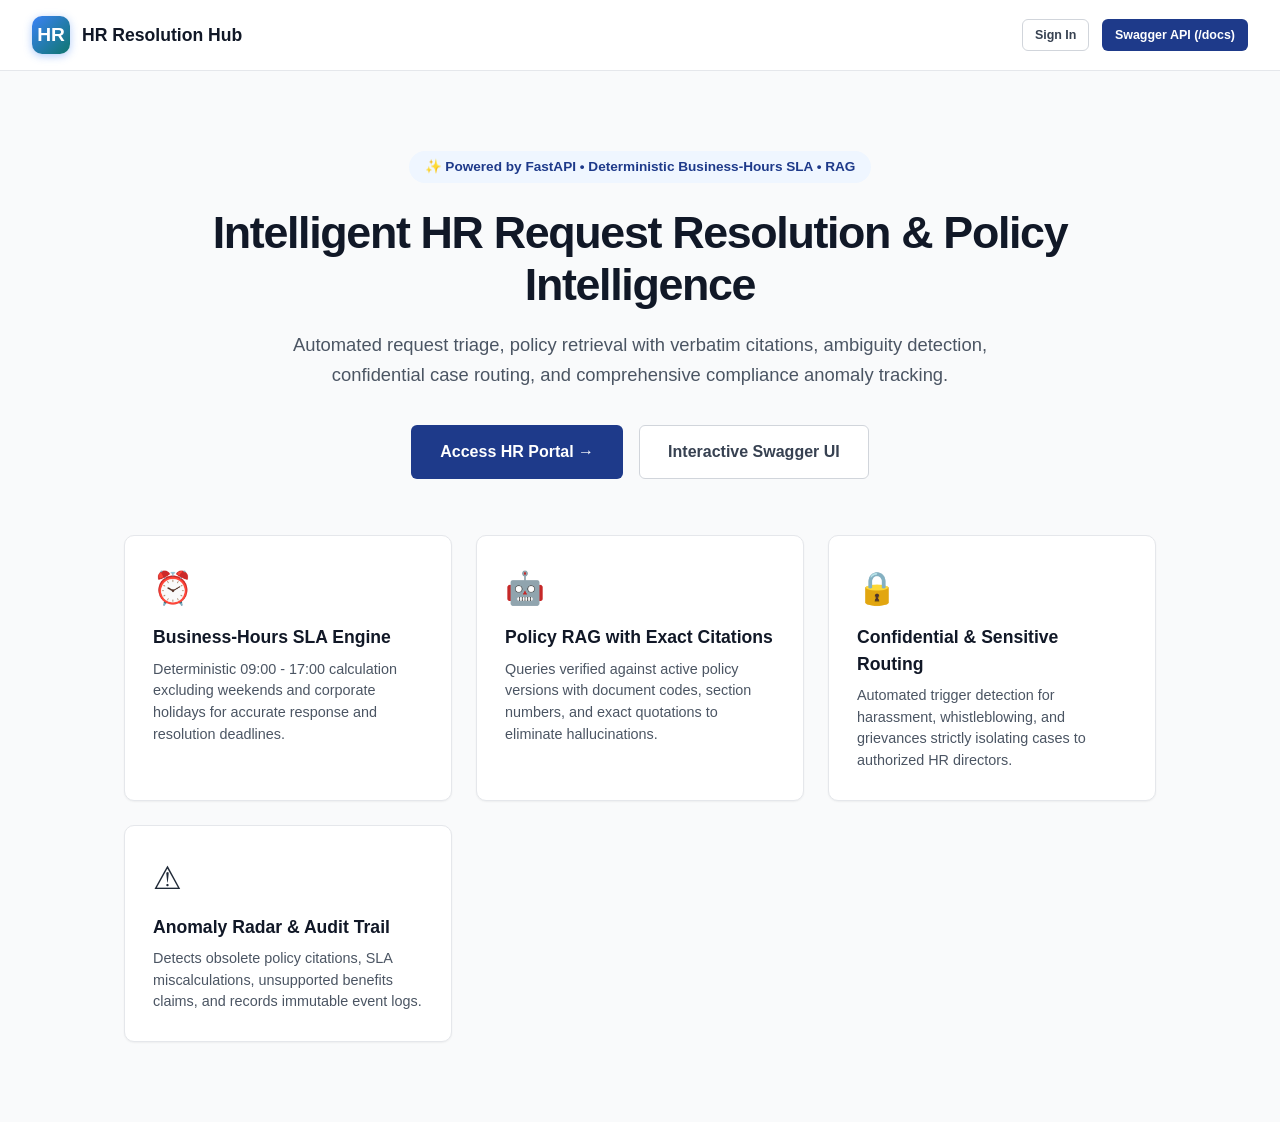
<file: frontend/index.html>
<!DOCTYPE html>
<html lang="en">
<head>
  <meta charset="UTF-8">
  <meta name="viewport" content="width=device-width, initial-scale=1.0">
  <title>Enterprise HR Request Resolution System</title>
  <link rel="stylesheet" href="css/style.css">
  <style>
    .hero-container {
      max-width: 1080px;
      margin: 80px auto;
      padding: 0 24px;
      text-align: center;
    }
    .hero-badge {
      display: inline-flex;
      align-items: center;
      gap: 8px;
      padding: 6px 16px;
      background: var(--primary-light);
      color: var(--primary);
      border-radius: 9999px;
      font-size: 0.85rem;
      font-weight: 700;
      margin-bottom: 24px;
    }
    .hero-title {
      font-size: 2.8rem;
      font-weight: 800;
      color: var(--gray-900);
      line-height: 1.15;
      letter-spacing: -0.03em;
      margin-bottom: 20px;
    }
    .hero-subtitle {
      font-size: 1.15rem;
      color: var(--gray-600);
      max-width: 720px;
      margin: 0 auto 36px auto;
      line-height: 1.6;
    }
    .hero-actions {
      display: flex;
      justify-content: center;
      gap: 16px;
      flex-wrap: wrap;
      margin-bottom: 56px;
    }
    .feature-grid {
      display: grid;
      grid-template-columns: repeat(auto-fit, minmax(280px, 1fr));
      gap: 24px;
      text-align: left;
    }
    .feature-card {
      background: var(--white);
      padding: 28px;
      border-radius: var(--radius-md);
      border: 1px solid var(--gray-200);
      box-shadow: var(--shadow-sm);
    }
    .feature-card h3 {
      font-size: 1.1rem;
      font-weight: 700;
      color: var(--gray-900);
      margin-bottom: 8px;
    }
    .feature-card p {
      color: var(--gray-600);
      font-size: 0.9rem;
      line-height: 1.5;
    }
  </style>
</head>
<body style="background:var(--gray-50);">

  <header style="background:var(--white); border-bottom:1px solid var(--gray-200); padding:16px 32px; display:flex; justify-content:space-between; align-items:center;">
    <div style="display:flex; align-items:center; gap:12px;">
      <div class="brand-icon">HR</div>
      <div style="font-weight:800; font-size:1.1rem; color:var(--gray-900);">HR Resolution Hub</div>
    </div>
    <div>
      <a href="login.html" class="btn btn-secondary btn-sm" style="margin-right:8px;">Sign In</a>
      <a href="http://localhost:8000/docs" target="_blank" class="btn btn-primary btn-sm">Swagger API (/docs)</a>
    </div>
  </header>

  <div class="hero-container">
    <div class="hero-badge">&#x2728; Powered by FastAPI &bull; Deterministic Business-Hours SLA &bull; RAG</div>
    <h1 class="hero-title">Intelligent HR Request Resolution & Policy Intelligence</h1>
    <p class="hero-subtitle">
      Automated request triage, policy retrieval with verbatim citations, ambiguity detection, confidential case routing, and comprehensive compliance anomaly tracking.
    </p>

    <div class="hero-actions">
      <a href="login.html" class="btn btn-primary" style="padding:14px 28px; font-size:1rem;">Access HR Portal &rarr;</a>
      <a href="http://localhost:8000/docs" target="_blank" class="btn btn-secondary" style="padding:14px 28px; font-size:1rem;">Interactive Swagger UI</a>
    </div>

    <div class="feature-grid">
      <div class="feature-card">
        <div style="font-size:2rem; margin-bottom:12px;">&#x23F0;</div>
        <h3>Business-Hours SLA Engine</h3>
        <p>Deterministic 09:00 - 17:00 calculation excluding weekends and corporate holidays for accurate response and resolution deadlines.</p>
      </div>

      <div class="feature-card">
        <div style="font-size:2rem; margin-bottom:12px;">&#x1F916;</div>
        <h3>Policy RAG with Exact Citations</h3>
        <p>Queries verified against active policy versions with document codes, section numbers, and exact quotations to eliminate hallucinations.</p>
      </div>

      <div class="feature-card">
        <div style="font-size:2rem; margin-bottom:12px;">&#x1F512;</div>
        <h3>Confidential & Sensitive Routing</h3>
        <p>Automated trigger detection for harassment, whistleblowing, and grievances strictly isolating cases to authorized HR directors.</p>
      </div>

      <div class="feature-card">
        <div style="font-size:2rem; margin-bottom:12px;">&#x26A0;</div>
        <h3>Anomaly Radar & Audit Trail</h3>
        <p>Detects obsolete policy citations, SLA miscalculations, unsupported benefits claims, and records immutable event logs.</p>
      </div>
    </div>
  </div>

  <script src="js/api.js"></script>
  <script>
    // If user is already authenticated, redirect straight to dashboard
    if (api.getToken()) {
      window.location.href = "dashboard.html";
    }
  </script>
</body>
</html>
</file>
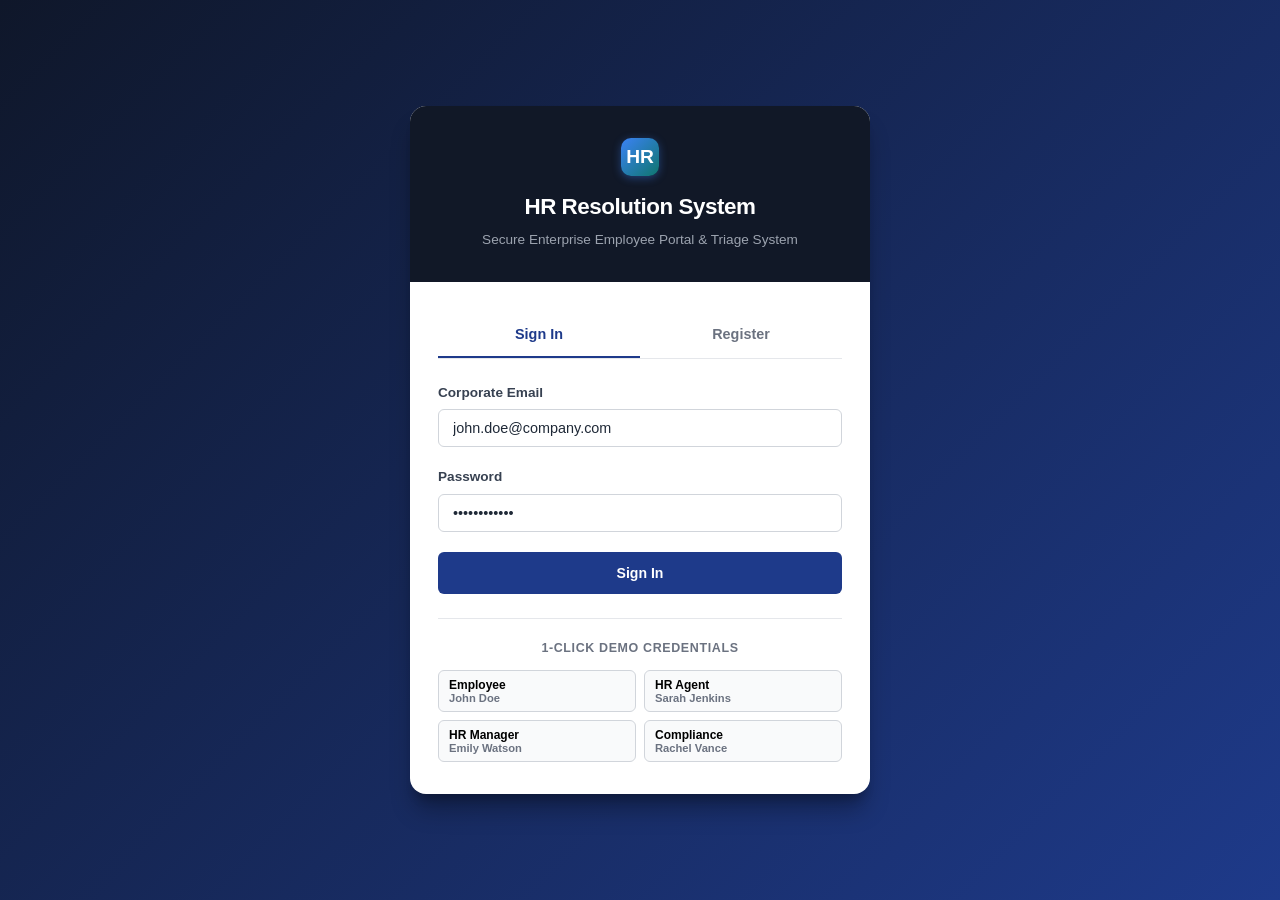
<file: frontend/analytics.html>
<!DOCTYPE html>
<html lang="en">
<head>
  <meta charset="UTF-8">
  <meta name="viewport" content="width=device-width, initial-scale=1.0">
  <title>Analytics & Anomalies - HR Request Resolution System</title>
  <link rel="stylesheet" href="css/style.css">
</head>
<body id="analytics-view">

  <div class="app-layout">
    <!-- Sidebar -->
    <aside class="sidebar">
      <div class="sidebar-header">
        <div class="brand-icon">HR</div>
        <div class="brand-text">
          <h2>Resolution Hub</h2>
          <span>Enterprise Portal</span>
        </div>
      </div>

      <nav class="sidebar-nav">
        <div class="nav-section-title">Navigation</div>
        <a href="dashboard.html" class="nav-link">
          <span>Dashboard</span>
        </a>
        <a href="tickets.html" class="nav-link">
          <span>HR Requests</span>
        </a>
        <a href="policies.html" class="nav-link">
          <span>Policies & AI</span>
        </a>
        
        <div class="nav-section-title">Management</div>
        <a href="analytics.html" class="nav-link active">
          <span>Analytics & SLAs</span>
        </a>
        <a href="#anomalies" class="nav-link">
          <span>Anomaly Radar</span>
        </a>
        <a href="#audit" class="nav-link">
          <span>Audit Logs</span>
        </a>
      </nav>

      <div class="sidebar-footer">
        <div class="user-snippet">
          <div class="user-avatar current-user-avatar">U</div>
          <div class="user-details">
            <div class="user-name current-user-name">User</div>
            <div class="user-role current-user-role">Role</div>
          </div>
        </div>
        <button class="btn-logout" title="Sign Out">&#x2715;</button>
      </div>
    </aside>

    <!-- Main Content -->
    <main class="main-wrapper">
      <header class="topbar">
        <div class="topbar-title">
          <h1>Analytics, SLAs & Anomaly Radar</h1>
        </div>
        <div class="topbar-actions">
          <button id="btn-run-anomaly-scan" class="btn btn-danger btn-sm">&#x1F50D; Run Anomaly Scan</button>
        </div>
      </header>

      <div class="content-container">
        <!-- KPI Summary Stats -->
        <div class="stats-grid">
          <div class="stat-card">
            <span class="stat-title">Total Processed</span>
            <div class="stat-value" id="an-total-tickets">--</div>
            <div class="stat-footer">Lifetime HR requests</div>
          </div>
          <div class="stat-card">
            <span class="stat-title">Resolved Requests</span>
            <div class="stat-value" id="an-resolved-tickets" style="color:var(--success);">--</div>
            <div class="stat-footer">Completed with citations</div>
          </div>
          <div class="stat-card">
            <span class="stat-title">SLA Compliance Rate</span>
            <div class="stat-value" id="an-sla-compliance">--%</div>
            <div class="stat-footer">Business-hours metric</div>
          </div>
          <div class="stat-card">
            <span class="stat-title">Avg Resolution Hours</span>
            <div class="stat-value" id="an-avg-resolution">--h</div>
            <div class="stat-footer">Business hours only</div>
          </div>
          <div class="stat-card">
            <span class="stat-title">Active Anomalies</span>
            <div class="stat-value" id="an-total-anomalies" style="color:var(--danger);">--</div>
            <div class="stat-footer">Compliance radar</div>
          </div>
        </div>

        <!-- 2 Column Analytics Grid -->
        <div style="display:grid; grid-template-columns:repeat(auto-fit, minmax(400px, 1fr)); gap:24px; margin-bottom:28px;">
          <!-- Category Volume Trends -->
          <div class="card" style="margin-bottom:0;">
            <div class="card-header">
              <h3 class="card-title">Ticket Volume by Category</h3>
            </div>
            <div class="card-body" id="category-trends-container">
              <div style="color:var(--gray-500); padding:20px;">Loading category distribution...</div>
            </div>
          </div>

          <!-- HR Agent Workload -->
          <div class="card" style="margin-bottom:0;">
            <div class="card-header">
              <h3 class="card-title">Agent Workload & Performance</h3>
            </div>
            <div class="card-body" style="padding:0;">
              <div class="table-responsive">
                <table class="data-table">
                  <thead>
                    <tr>
                      <th>Agent</th>
                      <th>Active</th>
                      <th>Resolved</th>
                      <th>Rating</th>
                      <th>Breached</th>
                    </tr>
                  </thead>
                  <tbody id="agent-workload-tbody">
                    <tr><td colspan="5" style="text-align:center; padding:16px;">Loading agent metrics...</td></tr>
                  </tbody>
                </table>
              </div>
            </div>
          </div>
        </div>

        <!-- Anomaly Radar Section -->
        <div id="anomalies" class="card" style="border-left: 4px solid var(--danger);">
          <div class="card-header">
            <div>
              <h2 class="card-title" style="color:var(--danger);">&#x26A0; Enterprise Anomaly Detection Radar</h2>
              <p style="font-size:0.82rem; color:var(--gray-500); margin-top:2px;">
                Automated detection for Obsolete Policy Citations, Sensitive Cases in General Queue, SLA Business Hours Miscalculations, and Unsupported Claims.
              </p>
            </div>
          </div>
          <div class="card-body" style="padding:0;">
            <div class="table-responsive">
              <table class="data-table">
                <thead>
                  <tr>
                    <th>Anomaly ID</th>
                    <th>Anomaly Type</th>
                    <th>Severity</th>
                    <th>Description</th>
                    <th>Status</th>
                    <th>Action</th>
                  </tr>
                </thead>
                <tbody id="anomalies-tbody">
                  <tr><td colspan="6" style="text-align:center; padding:24px; color:var(--gray-500);">Loading anomalies radar...</td></tr>
                </tbody>
              </table>
            </div>
          </div>
        </div>

        <!-- Immutable Audit Trail Section -->
        <div id="audit" class="card">
          <div class="card-header">
            <h2 class="card-title">&#x1F4DC; Immutable Audit Event History</h2>
          </div>
          <div class="card-body" style="padding:0;">
            <div class="table-responsive">
              <table class="data-table">
                <thead>
                  <tr>
                    <th>Audit ID</th>
                    <th>Entity & Event</th>
                    <th>Actor</th>
                    <th>Details</th>
                    <th>Timestamp</th>
                  </tr>
                </thead>
                <tbody id="audit-tbody">
                  <tr><td colspan="5" style="text-align:center; padding:24px; color:var(--gray-500);">Loading audit logs...</td></tr>
                </tbody>
              </table>
            </div>
          </div>
        </div>

      </div>
    </main>
  </div>

  <script src="js/api.js"></script>
  <script src="js/auth.js"></script>
  <script src="js/analytics.js"></script>
</body>
</html>
</file>
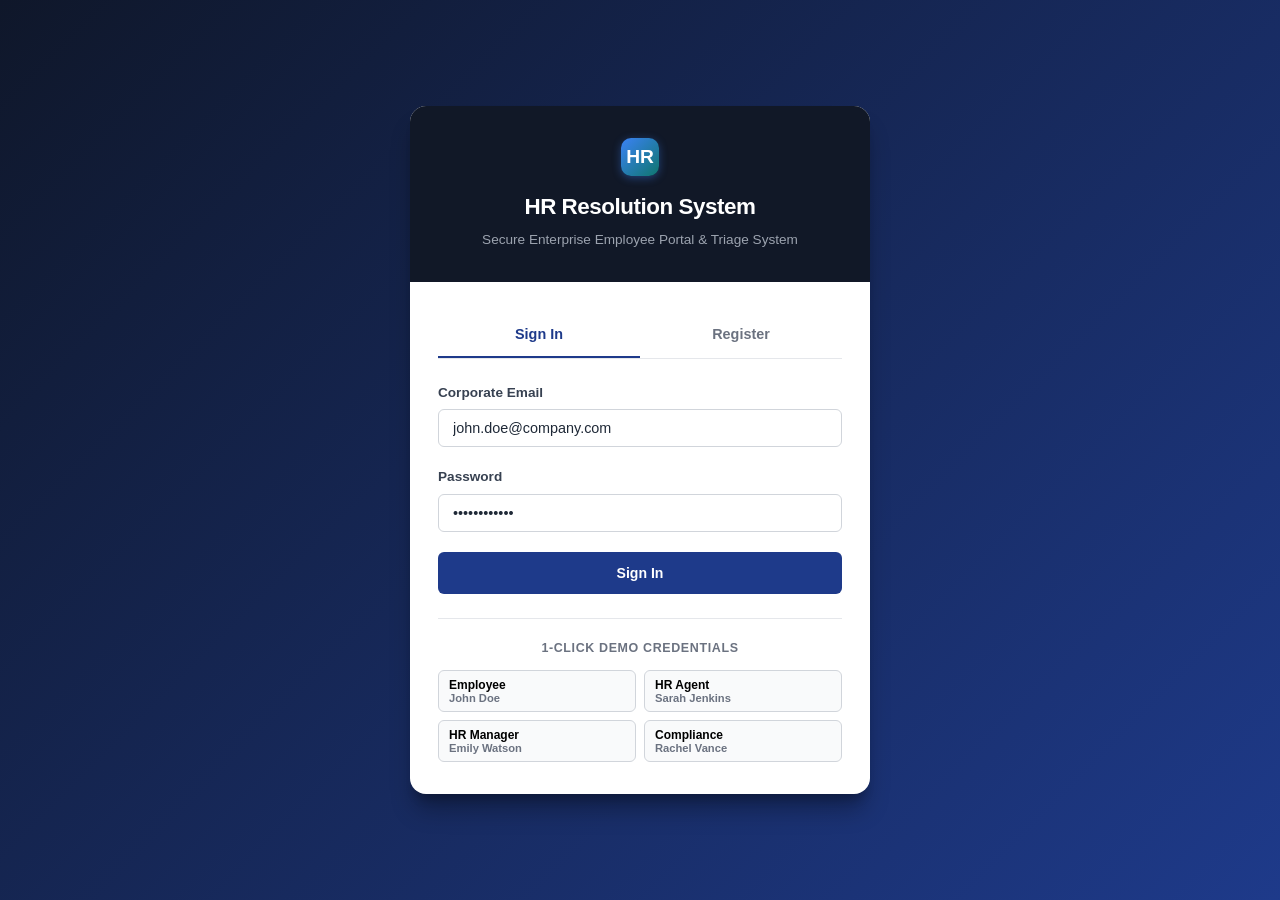
<file: frontend/dashboard.html>
<!DOCTYPE html>
<html lang="en">
<head>
  <meta charset="UTF-8">
  <meta name="viewport" content="width=device-width, initial-scale=1.0">
  <title>Dashboard - HR Request Resolution System</title>
  <link rel="stylesheet" href="css/style.css">
</head>
<body id="dashboard-view">

  <div class="app-layout">
    <!-- Sidebar -->
    <aside class="sidebar">
      <div class="sidebar-header">
        <div class="brand-icon">HR</div>
        <div class="brand-text">
          <h2>Resolution Hub</h2>
          <span>Enterprise Portal</span>
        </div>
      </div>

      <nav class="sidebar-nav">
        <div class="nav-section-title">Navigation</div>
        <a href="dashboard.html" class="nav-link active">
          <span>Dashboard</span>
        </a>
        <a href="tickets.html" class="nav-link">
          <span>HR Requests</span>
        </a>
        <a href="policies.html" class="nav-link">
          <span>Policies & AI</span>
        </a>
        
        <div class="nav-section-title hr-only" style="display:none;">Management</div>
        <a href="analytics.html" class="nav-link hr-only" style="display:none;">
          <span>Analytics & SLAs</span>
        </a>
        <a href="analytics.html#anomalies" class="nav-link compliance-only" style="display:none;">
          <span>Anomaly Radar</span>
        </a>
      </nav>

      <div class="sidebar-footer">
        <div class="user-snippet">
          <div class="user-avatar current-user-avatar">U</div>
          <div class="user-details">
            <div class="user-name current-user-name">User</div>
            <div class="user-role current-user-role">Role</div>
          </div>
        </div>
        <button class="btn-logout" title="Sign Out">&#x2715;</button>
      </div>
    </aside>

    <!-- Main Content -->
    <main class="main-wrapper">
      <header class="topbar">
        <div class="topbar-title">
          <h1>Enterprise HR Dashboard</h1>
        </div>
        <div class="topbar-actions">
          <span class="status-pill online">
            <span class="status-dot"></span> System Live (FastAPI)
          </span>
          <a href="tickets.html?action=new" class="btn btn-primary btn-sm">+ Submit HR Request</a>
          <a href="policies.html" class="btn btn-secondary btn-sm">&#x1F916; Ask AI Policy</a>
        </div>
      </header>

      <div class="content-container">
        <!-- Stats Cards Grid -->
        <div class="stats-grid">
          <div class="stat-card">
            <div class="stat-header">
              <span class="stat-title">Total Requests</span>
              <div class="stat-icon" style="background:#eff6ff; color:#1d4ed8;">&#x1F4CB;</div>
            </div>
            <div class="stat-value" id="stat-total-tickets">--</div>
            <div class="stat-footer">Tracked in database</div>
          </div>

          <div class="stat-card">
            <div class="stat-header">
              <span class="stat-title">Open & In Progress</span>
              <div class="stat-icon" style="background:#fef3c7; color:#b45309;">&#x23F3;</div>
            </div>
            <div class="stat-value" id="stat-open-tickets">--</div>
            <div class="stat-footer">Awaiting resolution or triage</div>
          </div>

          <div class="stat-card">
            <div class="stat-header">
              <span class="stat-title">SLA Compliance</span>
              <div class="stat-icon" style="background:#ecfdf5; color:#047857;">&#x2705;</div>
            </div>
            <div class="stat-value" id="stat-sla-rate">--%</div>
            <div class="stat-footer">Business-hours metric</div>
          </div>

          <div class="stat-card">
            <div class="stat-header">
              <span class="stat-title">Avg Resolution Time</span>
              <div class="stat-icon" style="background:#f3e8ff; color:#7e22ce;">&#x23F1;</div>
            </div>
            <div class="stat-value" id="stat-avg-hours">--</div>
            <div class="stat-footer">Calculated business hours</div>
          </div>

          <div class="stat-card compliance-only" style="display:none;">
            <div class="stat-header">
              <span class="stat-title">Flagged Anomalies</span>
              <div class="stat-icon" style="background:#fee2e2; color:#b91c1c;">&#x26A0;</div>
            </div>
            <div class="stat-value" id="stat-anomalies" style="color:var(--danger);">--</div>
            <div class="stat-footer">Compliance radar</div>
          </div>
        </div>

        <!-- Recent Tickets Card -->
        <div class="card">
          <div class="card-header">
            <h2 class="card-title">Recent HR Inquiries & Requests</h2>
            <a href="tickets.html" class="btn btn-secondary btn-sm">View All Tickets &rarr;</a>
          </div>
          <div class="card-body" style="padding:0;">
            <div class="table-responsive">
              <table class="data-table">
                <thead>
                  <tr>
                    <th>Tracking #</th>
                    <th>Request Title</th>
                    <th>Category</th>
                    <th>Priority</th>
                    <th>Status</th>
                    <th>SLA Health</th>
                    <th>Action</th>
                  </tr>
                </thead>
                <tbody id="recent-tickets-tbody">
                  <tr>
                    <td colspan="7" class="text-center" style="padding:32px; color:var(--gray-500);">
                      Loading dashboard tickets...
                    </td>
                  </tr>
                </tbody>
              </table>
            </div>
          </div>
        </div>

        <!-- Quick Help Card -->
        <div class="card" style="background: linear-gradient(135deg, #eff6ff 0%, #ffffff 100%); border-color: #bfdbfe;">
          <div class="card-body" style="display:flex; justify-content:space-between; align-items:center; flex-wrap:wrap; gap:16px;">
            <div>
              <h3 style="font-size:1.1rem; color:var(--primary); font-weight:700;">Need an Instant Policy Answer?</h3>
              <p style="color:var(--gray-600); font-size:0.9rem; margin-top:4px;">
                Ask our AI Policy Assistant questions regarding PTO rollover, benefits, direct deposit, or parental leave with exact version citations.
              </p>
            </div>
            <a href="policies.html" class="btn btn-primary">&#x1F916; Launch Policy Assistant</a>
          </div>
        </div>

      </div>
    </main>
  </div>

  <script src="js/api.js"></script>
  <script src="js/auth.js"></script>
  <script src="js/dashboard.js"></script>
</body>
</html>
</file>
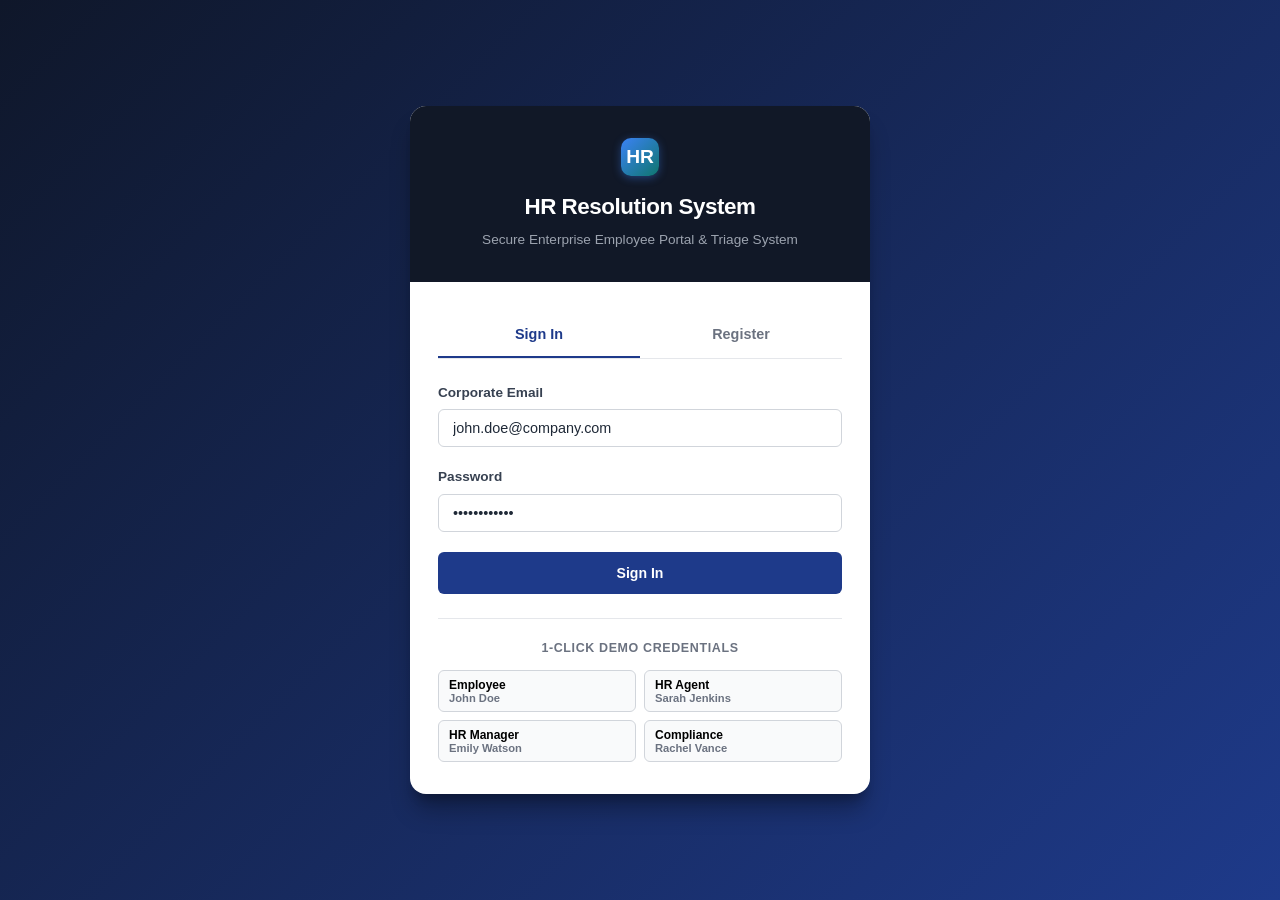
<file: frontend/login.html>
<!DOCTYPE html>
<html lang="en">
<head>
  <meta charset="UTF-8">
  <meta name="viewport" content="width=device-width, initial-scale=1.0">
  <title>Login - HR Request Resolution System</title>
  <link rel="stylesheet" href="css/style.css">
  <style>
    body {
      display: flex;
      align-items: center;
      justify-content: center;
      min-height: 100vh;
      background: linear-gradient(135deg, #0f172a 0%, #1e3a8a 100%);
      padding: 20px;
    }
    .auth-card {
      background: var(--white);
      border-radius: var(--radius-lg);
      box-shadow: 0 20px 25px -5px rgba(0, 0, 0, 0.3), 0 10px 10px -5px rgba(0, 0, 0, 0.2);
      max-width: 460px;
      width: 100%;
      overflow: hidden;
    }
    .auth-header {
      background: var(--gray-900);
      color: var(--white);
      padding: 32px 28px;
      text-align: center;
    }
    .auth-header h1 {
      font-size: 1.4rem;
      font-weight: 800;
      letter-spacing: -0.02em;
    }
    .auth-header p {
      color: var(--gray-400);
      font-size: 0.85rem;
      margin-top: 6px;
    }
    .auth-body {
      padding: 32px 28px;
    }
    .demo-accounts {
      margin-top: 24px;
      padding-top: 20px;
      border-top: 1px solid var(--gray-200);
    }
    .demo-accounts h4 {
      font-size: 0.78rem;
      text-transform: uppercase;
      letter-spacing: 0.05em;
      color: var(--gray-500);
      margin-bottom: 12px;
      text-align: center;
    }
    .demo-btn-grid {
      display: grid;
      grid-template-columns: 1fr 1fr;
      gap: 8px;
    }
    .demo-btn {
      padding: 7px 10px;
      font-size: 0.75rem;
      font-weight: 600;
      border: 1px solid var(--gray-300);
      border-radius: var(--radius-sm);
      background: var(--gray-50);
      cursor: pointer;
      text-align: left;
      transition: var(--transition);
    }
    .demo-btn:hover {
      background: var(--primary-light);
      border-color: var(--accent);
      color: var(--primary);
    }
    .auth-tabs {
      display: flex;
      border-bottom: 1px solid var(--gray-200);
      margin-bottom: 24px;
    }
    .auth-tab {
      flex: 1;
      padding: 10px;
      text-align: center;
      font-weight: 600;
      font-size: 0.9rem;
      cursor: pointer;
      color: var(--gray-500);
      border-bottom: 2px solid transparent;
    }
    .auth-tab.active {
      color: var(--primary);
      border-color: var(--primary);
    }
  </style>
</head>
<body>

  <div class="auth-card">
    <div class="auth-header">
      <div class="brand-icon" style="margin: 0 auto 14px auto;">HR</div>
      <h1>HR Resolution System</h1>
      <p>Secure Enterprise Employee Portal & Triage System</p>
    </div>

    <div class="auth-body">
      <div class="auth-tabs">
        <div class="auth-tab active" id="tab-login" onclick="switchAuthTab('login')">Sign In</div>
        <div class="auth-tab" id="tab-register" onclick="switchAuthTab('register')">Register</div>
      </div>

      <!-- Login Form -->
      <form id="login-form">
        <div class="form-group">
          <label class="form-label" for="login-email">Corporate Email</label>
          <input type="email" id="login-email" class="form-control" placeholder="name@company.com" required value="john.doe@company.com">
        </div>
        <div class="form-group">
          <label class="form-label" for="login-password">Password</label>
          <input type="password" id="login-password" class="form-control" placeholder="••••••••" required value="Password123!">
        </div>
        <button type="submit" class="btn btn-primary" style="width: 100%; padding: 12px;">Sign In</button>
      </form>

      <!-- Register Form -->
      <form id="register-form" style="display: none;">
        <div class="form-group">
          <label class="form-label" for="reg-name">Full Name</label>
          <input type="text" id="reg-name" class="form-control" placeholder="Jane Doe" required>
        </div>
        <div class="form-group">
          <label class="form-label" for="reg-email">Email Address</label>
          <input type="email" id="reg-email" class="form-control" placeholder="jane.doe@company.com" required>
        </div>
        <div class="form-group">
          <label class="form-label" for="reg-password">Password</label>
          <input type="password" id="reg-password" class="form-control" placeholder="Password123!" required>
        </div>
        <div class="form-group">
          <label class="form-label" for="reg-dept">Department</label>
          <select id="reg-dept" class="form-control" required>
            <option value="DEP-002">Engineering (ENG)</option>
            <option value="DEP-001">Human Resources (HR)</option>
            <option value="DEP-003">Sales & Marketing (MKT)</option>
            <option value="DEP-004">Finance & Accounting (FIN)</option>
            <option value="DEP-005">Legal & Compliance (LGL)</option>
          </select>
        </div>
        <button type="submit" class="btn btn-primary" style="width: 100%; padding: 12px;">Create Account</button>
      </form>

      <!-- 1-Click Demo Accounts Quick Fill -->
      <div class="demo-accounts">
        <h4>1-Click Demo Credentials</h4>
        <div class="demo-btn-grid">
          <button type="button" class="demo-btn" onclick="fillDemoCredentials('john.doe@company.com', 'Employee')">
            <div><strong>Employee</strong></div>
            <div style="font-size:0.7rem; color:var(--gray-500)">John Doe</div>
          </button>
          <button type="button" class="demo-btn" onclick="fillDemoCredentials('sarah.agent@company.com', 'HR Agent')">
            <div><strong>HR Agent</strong></div>
            <div style="font-size:0.7rem; color:var(--gray-500)">Sarah Jenkins</div>
          </button>
          <button type="button" class="demo-btn" onclick="fillDemoCredentials('emily.manager@company.com', 'HR Manager')">
            <div><strong>HR Manager</strong></div>
            <div style="font-size:0.7rem; color:var(--gray-500)">Emily Watson</div>
          </button>
          <button type="button" class="demo-btn" onclick="fillDemoCredentials('rachel.compliance@company.com', 'Compliance')">
            <div><strong>Compliance</strong></div>
            <div style="font-size:0.7rem; color:var(--gray-500)">Rachel Vance</div>
          </button>
        </div>
      </div>
    </div>
  </div>

  <script src="js/api.js"></script>
  <script src="js/auth.js"></script>
  <script>
    function switchAuthTab(tab) {
      document.getElementById('tab-login').classList.toggle('active', tab === 'login');
      document.getElementById('tab-register').classList.toggle('active', tab === 'register');
      document.getElementById('login-form').style.display = tab === 'login' ? 'block' : 'none';
      document.getElementById('register-form').style.display = tab === 'register' ? 'block' : 'none';
    }

    document.getElementById('login-form').addEventListener('submit', async (e) => {
      e.preventDefault();
      const email = document.getElementById('login-email').value;
      const password = document.getElementById('login-password').value;
      try {
        const res = await api.post('/auth/login', { email, password });
        api.setToken(res.access_token);
        api.setCurrentUser(res.user);
        api.showToast(`Welcome back, ${res.user.full_name}!`);
        setTimeout(() => window.location.href = 'dashboard.html', 400);
      } catch (err) {
        // Handled in api client
      }
    });

    document.getElementById('register-form').addEventListener('submit', async (e) => {
      e.preventDefault();
      const full_name = document.getElementById('reg-name').value;
      const email = document.getElementById('reg-email').value;
      const password = document.getElementById('reg-password').value;
      const department_id = document.getElementById('reg-dept').value;
      try {
        const res = await api.post('/auth/register', { full_name, email, password, department_id, role: 'EMPLOYEE' });
        api.setToken(res.access_token);
        api.setCurrentUser(res.user);
        api.showToast('Account created successfully!');
        setTimeout(() => window.location.href = 'dashboard.html', 400);
      } catch (err) {
        // Handled in api client
      }
    });
  </script>
</body>
</html>
</file>
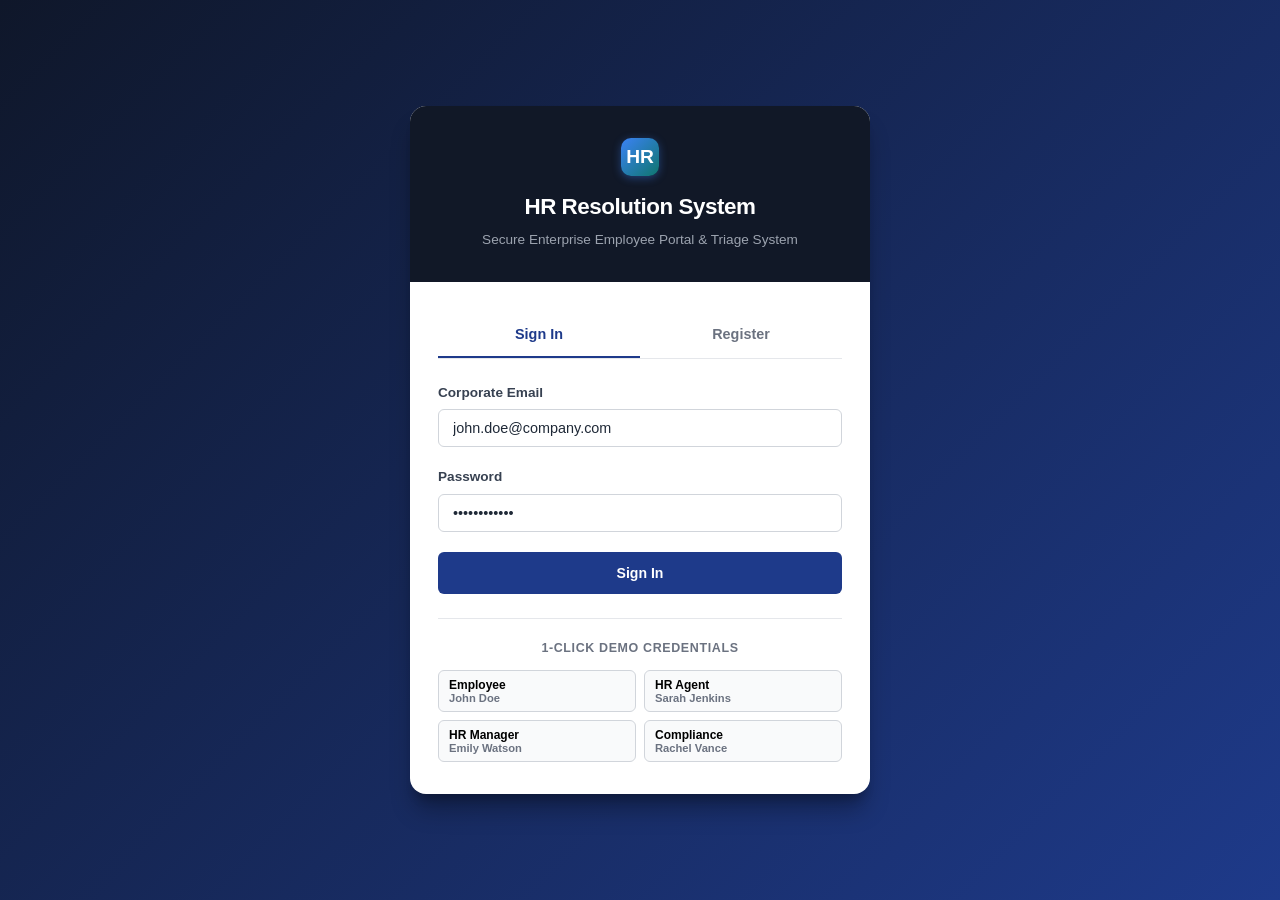
<file: frontend/policies.html>
<!DOCTYPE html>
<html lang="en">
<head>
  <meta charset="UTF-8">
  <meta name="viewport" content="width=device-width, initial-scale=1.0">
  <title>Policies & AI Assistant - HR Request Resolution System</title>
  <link rel="stylesheet" href="css/style.css">
  <style>
    .ai-assistant-hero {
      background: linear-gradient(135deg, #1e3a8a 0%, #0f172a 100%);
      color: var(--white);
      border-radius: var(--radius-lg);
      padding: 32px 36px;
      margin-bottom: 32px;
      box-shadow: var(--shadow-md);
    }
    .query-box-wrap {
      display: flex;
      gap: 12px;
      margin-top: 20px;
    }
    .quick-chips-wrap {
      display: flex;
      gap: 8px;
      flex-wrap: wrap;
      margin-top: 14px;
    }
    .quick-rag-query {
      background: rgba(255, 255, 255, 0.12);
      border: 1px solid rgba(255, 255, 255, 0.2);
      color: var(--white);
      padding: 5px 12px;
      border-radius: 9999px;
      font-size: 0.78rem;
      cursor: pointer;
      transition: var(--transition);
    }
    .quick-rag-query:hover {
      background: rgba(255, 255, 255, 0.25);
    }
    .rag-answer-card {
      background: var(--white);
      color: var(--gray-800);
      border-radius: var(--radius-md);
      padding: 24px;
      margin-top: 24px;
      box-shadow: var(--shadow-lg);
      display: none;
    }
  </style>
</head>
<body id="policies-view">

  <div class="app-layout">
    <!-- Sidebar -->
    <aside class="sidebar">
      <div class="sidebar-header">
        <div class="brand-icon">HR</div>
        <div class="brand-text">
          <h2>Resolution Hub</h2>
          <span>Enterprise Portal</span>
        </div>
      </div>

      <nav class="sidebar-nav">
        <div class="nav-section-title">Navigation</div>
        <a href="dashboard.html" class="nav-link">
          <span>Dashboard</span>
        </a>
        <a href="tickets.html" class="nav-link">
          <span>HR Requests</span>
        </a>
        <a href="policies.html" class="nav-link active">
          <span>Policies & AI</span>
        </a>
        
        <div class="nav-section-title hr-only" style="display:none;">Management</div>
        <a href="analytics.html" class="nav-link hr-only" style="display:none;">
          <span>Analytics & SLAs</span>
        </a>
        <a href="analytics.html#anomalies" class="nav-link compliance-only" style="display:none;">
          <span>Anomaly Radar</span>
        </a>
      </nav>

      <div class="sidebar-footer">
        <div class="user-snippet">
          <div class="user-avatar current-user-avatar">U</div>
          <div class="user-details">
            <div class="user-name current-user-name">User</div>
            <div class="user-role current-user-role">Role</div>
          </div>
        </div>
        <button class="btn-logout" title="Sign Out">&#x2715;</button>
      </div>
    </aside>

    <!-- Main Content -->
    <main class="main-wrapper">
      <header class="topbar">
        <div class="topbar-title">
          <h1>Policy Library & AI Assistant</h1>
        </div>
      </header>

      <div class="content-container">
        <!-- AI Policy Assistant Hero -->
        <div class="ai-assistant-hero">
          <div style="display:flex; align-items:center; gap:10px;">
            <div style="font-size:1.8rem;">&#x1F916;</div>
            <div>
              <h2 style="font-size:1.35rem; font-weight:800;">Corporate Policy AI Assistant (RAG)</h2>
              <p style="color:var(--gray-300); font-size:0.88rem; margin-top:2px;">
                Ask questions about corporate benefits, leave rules, and compensation. Verified against currently active policy versions.
              </p>
            </div>
          </div>

          <div class="query-box-wrap">
            <input type="text" id="rag-query-input" class="form-control" placeholder="e.g. How many hours of unused PTO can I roll over into next year?" style="border:none; padding:14px; font-size:0.95rem;">
            <button class="btn btn-primary" onclick="handleAskRAG()" style="padding:0 24px;">Search Policies</button>
          </div>

          <div class="quick-chips-wrap">
            <span style="font-size:0.75rem; color:var(--gray-400); margin-top:5px;">Suggested Inquiries:</span>
            <button class="quick-rag-query">“What is our 401(k) company matching percentage?”</button>
            <button class="quick-rag-query">“How many hours of unused PTO can roll over?”</button>
            <button class="quick-rag-query">“What is the paid parental leave allowance?”</button>
            <button class="quick-rag-query">“How do I report a paycheck discrepancy?”</button>
          </div>

          <!-- RAG Result Card -->
          <div id="rag-result-container" class="rag-answer-card">
            <div style="display:flex; justify-content:space-between; align-items:center; margin-bottom:12px; border-bottom:1px solid var(--gray-200); padding-bottom:8px;">
              <span style="font-size:0.85rem; font-weight:700; color:var(--primary); text-transform:uppercase;">
                &#x2705; Policy Verified Answer
              </span>
              <span id="rag-model-badge" class="badge badge-medium">Engine: RAG</span>
            </div>
            
            <div id="rag-answer-text" style="font-size:0.95rem; line-height:1.6; color:var(--gray-800); margin-bottom:16px;"></div>

            <div style="margin-top:16px;">
              <h4 style="font-size:0.82rem; font-weight:700; text-transform:uppercase; color:var(--gray-500); margin-bottom:8px;">
                Exact Policy Citations:
              </h4>
              <div id="rag-citations-list"></div>
            </div>
          </div>
        </div>

        <!-- Policy Documents Library -->
        <div style="display:flex; justify-content:space-between; align-items:center; margin-bottom:16px;">
          <div>
            <h2 style="font-size:1.2rem; font-weight:700; color:var(--gray-900);">Approved Corporate Policy Documents</h2>
            <p style="font-size:0.85rem; color:var(--gray-500);">Version-controlled documents with immutable changelogs.</p>
          </div>
          <div style="width:280px;">
            <input type="text" id="policy-search" class="form-control" placeholder="Search policies by code or title...">
          </div>
        </div>

        <!-- Policies Container -->
        <div id="policies-container">
          <div style="padding:32px; text-align:center; color:var(--gray-500);">Loading corporate policies...</div>
        </div>
      </div>
    </main>
  </div>

  <!-- Modal: View Policy Articles -->
  <div id="modal-view-articles" class="modal-backdrop">
    <div class="modal-content" style="max-width: 760px;">
      <div class="modal-header">
        <h3 id="modal-policy-title" style="font-size:1.15rem; font-weight:700;">Policy Articles</h3>
        <button class="close-btn" onclick="closeModal('modal-view-articles')">&times;</button>
      </div>
      <div class="modal-body">
        <div id="modal-articles-list"></div>
      </div>
      <div class="modal-footer">
        <button type="button" class="btn btn-secondary" onclick="closeModal('modal-view-articles')">Close</button>
      </div>
    </div>
  </div>

  <script src="js/api.js"></script>
  <script src="js/auth.js"></script>
  <script src="js/policies.js"></script>
</body>
</html>
</file>
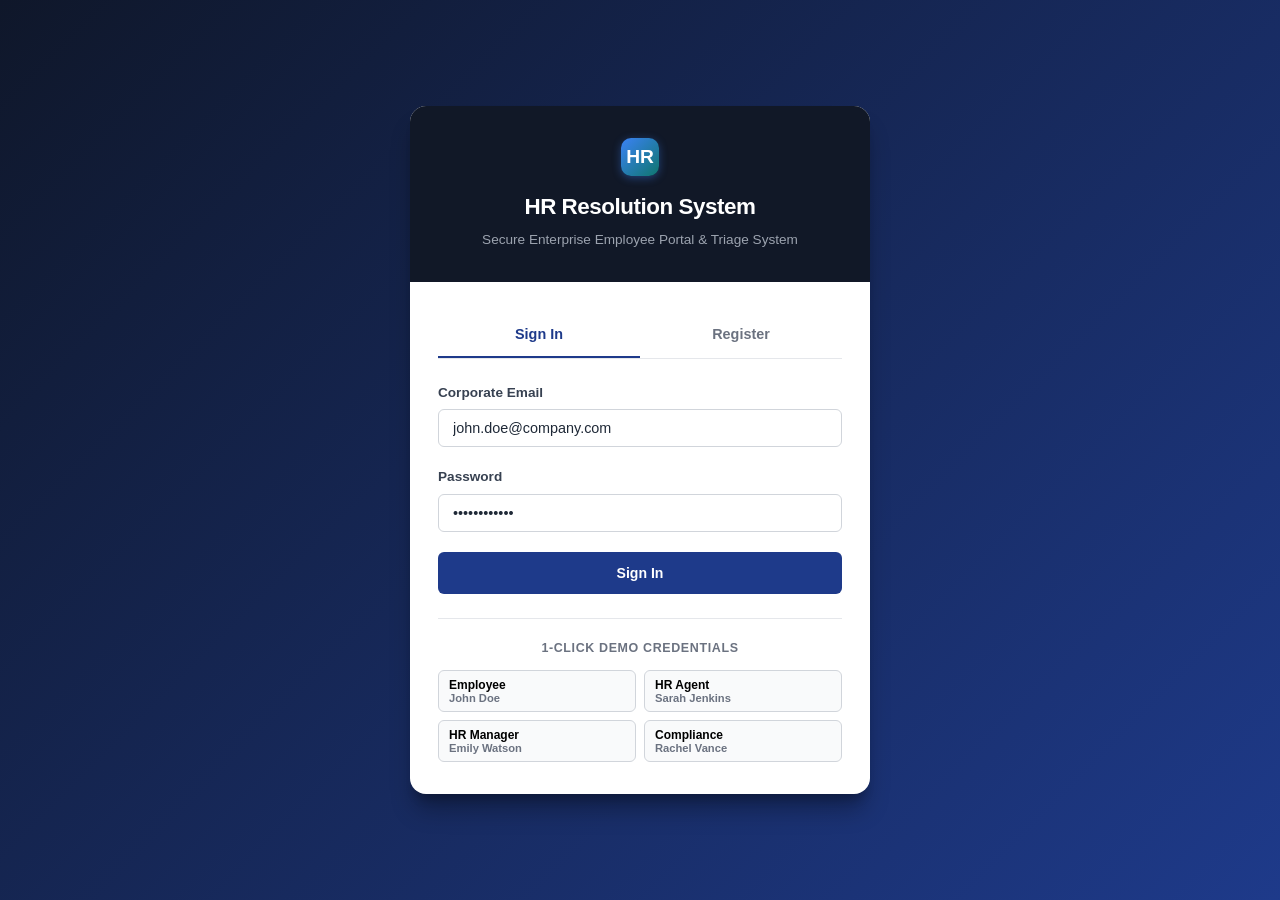
<file: frontend/tickets.html>
<!DOCTYPE html>
<html lang="en">
<head>
  <meta charset="UTF-8">
  <meta name="viewport" content="width=device-width, initial-scale=1.0">
  <title>HR Requests - HR Request Resolution System</title>
  <link rel="stylesheet" href="css/style.css">
</head>
<body id="tickets-view">

  <div class="app-layout">
    <!-- Sidebar -->
    <aside class="sidebar">
      <div class="sidebar-header">
        <div class="brand-icon">HR</div>
        <div class="brand-text">
          <h2>Resolution Hub</h2>
          <span>Enterprise Portal</span>
        </div>
      </div>

      <nav class="sidebar-nav">
        <div class="nav-section-title">Navigation</div>
        <a href="dashboard.html" class="nav-link">
          <span>Dashboard</span>
        </a>
        <a href="tickets.html" class="nav-link active">
          <span>HR Requests</span>
        </a>
        <a href="policies.html" class="nav-link">
          <span>Policies & AI</span>
        </a>
        
        <div class="nav-section-title hr-only" style="display:none;">Management</div>
        <a href="analytics.html" class="nav-link hr-only" style="display:none;">
          <span>Analytics & SLAs</span>
        </a>
        <a href="analytics.html#anomalies" class="nav-link compliance-only" style="display:none;">
          <span>Anomaly Radar</span>
        </a>
      </nav>

      <div class="sidebar-footer">
        <div class="user-snippet">
          <div class="user-avatar current-user-avatar">U</div>
          <div class="user-details">
            <div class="user-name current-user-name">User</div>
            <div class="user-role current-user-role">Role</div>
          </div>
        </div>
        <button class="btn-logout" title="Sign Out">&#x2715;</button>
      </div>
    </aside>

    <!-- Main Content -->
    <main class="main-wrapper">
      <header class="topbar">
        <div class="topbar-title">
          <h1>HR Inquiries & Case Management</h1>
        </div>
        <div class="topbar-actions">
          <button class="btn btn-primary btn-sm" onclick="openModal('modal-create-ticket')">+ New HR Request</button>
        </div>
      </header>

      <div class="content-container">
        <!-- Filter and Search Bar -->
        <div class="filter-bar">
          <div class="search-input-wrap">
            <input type="text" id="ticket-search" class="form-control" placeholder="Search by tracking number, title, or keywords...">
          </div>
          <select id="filter-status" class="form-control" style="width: auto;">
            <option value="">All Statuses</option>
            <option value="NEW">New</option>
            <option value="CLARIFICATION_NEEDED">Clarification Needed</option>
            <option value="IN_PROGRESS">In Progress</option>
            <option value="ESCALATED">Escalated</option>
            <option value="RESOLVED">Resolved</option>
            <option value="CLOSED">Closed</option>
          </select>
          <select id="filter-category" class="form-control" style="width: auto;">
            <option value="">All Categories</option>
          </select>
          <select id="filter-priority" class="form-control" style="width: auto;">
            <option value="">All Priorities</option>
            <option value="LOW">Low</option>
            <option value="MEDIUM">Medium</option>
            <option value="HIGH">High</option>
            <option value="URGENT">Urgent</option>
          </select>
        </div>

        <!-- Tickets Table Card -->
        <div class="card">
          <div class="card-body" style="padding:0;">
            <div class="table-responsive">
              <table class="data-table">
                <thead>
                  <tr>
                    <th>Tracking #</th>
                    <th>Title</th>
                    <th>Employee</th>
                    <th>Category</th>
                    <th>Priority</th>
                    <th>Status</th>
                    <th>SLA</th>
                    <th>Action</th>
                  </tr>
                </thead>
                <tbody id="tickets-tbody">
                  <tr>
                    <td colspan="8" class="text-center" style="padding:32px; color:var(--gray-500);">Loading tickets...</td>
                  </tr>
                </tbody>
              </table>
            </div>
          </div>
        </div>
      </div>
    </main>
  </div>

  <!-- Modal: Create New Ticket -->
  <div id="modal-create-ticket" class="modal-backdrop">
    <div class="modal-content">
      <div class="modal-header">
        <h3 style="font-size:1.15rem; font-weight:700;">Submit an HR Request</h3>
        <button class="close-btn" onclick="closeModal('modal-create-ticket')">&times;</button>
      </div>
      <form id="create-ticket-form" onsubmit="handleCreateTicket(event)">
        <div class="modal-body">
          <div class="form-group">
            <label class="form-label" for="create-title">Subject / Summary</label>
            <input type="text" id="create-title" class="form-control" placeholder="Brief description of your question or issue" required>
            <div id="ai-category-badge" class="badge badge-medium" style="display:none; margin-top:6px;"></div>
            <div id="ai-sensitive-badge" class="badge badge-sensitive" style="display:none; margin-top:6px;">Confidential Flag Detected</div>
          </div>

          <div class="form-row">
            <div class="form-group">
              <label class="form-label" for="create-category">Category</label>
              <select id="create-category" class="form-control" required></select>
            </div>
            <div class="form-group">
              <label class="form-label" for="create-priority">Priority</label>
              <select id="create-priority" class="form-control">
                <option value="MEDIUM">Medium (Standard)</option>
                <option value="LOW">Low</option>
                <option value="HIGH">High</option>
                <option value="URGENT">Urgent</option>
              </select>
            </div>
          </div>

          <div class="form-group">
            <label class="form-label" for="create-desc">Detailed Description</label>
            <textarea id="create-desc" class="form-control" placeholder="Please provide specific details, relevant dates, and background..." required></textarea>
            <span style="font-size:0.75rem; color:var(--gray-500);">Pro-tip: Include exact dates for leave or specific pay dates for payroll inquiries to avoid clarification delays.</span>
          </div>

          <div class="form-group" style="display:flex; align-items:center; gap:8px;">
            <input type="checkbox" id="create-sensitive" style="width:16px; height:16px;">
            <label for="create-sensitive" style="font-size:0.85rem; font-weight:600; color:var(--gray-700); cursor:pointer;">
              Mark as Confidential / Sensitive (Routes strictly to authorized HR Leadership)
            </label>
          </div>
        </div>
        <div class="modal-footer">
          <button type="button" class="btn btn-secondary" onclick="closeModal('modal-create-ticket')">Cancel</button>
          <button type="submit" class="btn btn-primary">Submit Request</button>
        </div>
      </form>
    </div>
  </div>

  <!-- Modal: Ticket Detail & Conversation View -->
  <div id="modal-ticket-detail" class="modal-backdrop">
    <div class="modal-content" style="max-width: 840px;">
      <div class="modal-header">
        <div>
          <div style="display:flex; align-items:center; gap:8px;">
            <span id="detail-tracking" style="font-weight:700; color:var(--primary);"></span>
            <span id="detail-status" class="badge"></span>
            <span id="detail-priority" class="badge"></span>
            <span id="detail-sensitive-tag" class="badge badge-sensitive" style="display:none;">CONFIDENTIAL</span>
          </div>
          <h2 id="detail-title" style="font-size:1.25rem; font-weight:700; color:var(--gray-900); margin-top:4px;"></h2>
        </div>
        <button class="close-btn" onclick="closeModal('modal-ticket-detail')">&times;</button>
      </div>

      <div class="modal-body">
        <!-- Metadata Overview Bar -->
        <div style="background:var(--gray-50); border:1px solid var(--gray-200); border-radius:var(--radius-sm); padding:14px; display:grid; grid-template-columns:repeat(auto-fit, minmax(160px, 1fr)); gap:12px; margin-bottom:20px; font-size:0.82rem;">
          <div><span style="color:var(--gray-500);">Category:</span> <strong id="detail-category"></strong></div>
          <div><span style="color:var(--gray-500);">Employee:</span> <strong id="detail-employee"></strong></div>
          <div><span style="color:var(--gray-500);">Assigned Partner:</span> <strong id="detail-assigned"></strong></div>
          <div><span style="color:var(--gray-500);">SLA Due:</span> <strong id="detail-sla-due"></strong></div>
        </div>

        <!-- Workflow Actions Bar -->
        <div style="display:flex; gap:10px; flex-wrap:wrap; margin-bottom:20px; border-bottom:1px solid var(--gray-200); padding-bottom:16px;">
          <button id="btn-open-assign" class="btn btn-secondary btn-sm" onclick="openModal('modal-assign-ticket')">&#x1F464; Reassign</button>
          <button id="btn-open-escalate" class="btn btn-secondary btn-sm" onclick="openModal('modal-escalate-ticket')">&#x2B06; Escalate</button>
          <button id="btn-open-resolve" class="btn btn-primary btn-sm" onclick="openModal('modal-resolve-ticket')">&#x2714; Resolve Request</button>
          <button id="btn-open-rate" class="btn btn-secondary btn-sm" onclick="openModal('modal-rate-ticket')">&#x2B50; Rate Resolution</button>
        </div>

        <!-- Conversation Stream -->
        <h4 style="font-size:0.95rem; font-weight:700; margin-bottom:8px;">Conversation & History</h4>
        <div id="conversation-container" class="conversation-thread" style="max-height:320px; overflow-y:auto; padding-right:8px; margin-bottom:20px;"></div>

        <!-- Reply Box -->
        <form id="reply-form" onsubmit="handlePostMessage(event)">
          <div class="form-group">
            <textarea id="message-content" class="form-control" placeholder="Type your reply, update, or clarification..." style="min-height:75px;" required></textarea>
          </div>
          <div style="display:flex; justify-content:space-between; align-items:center;">
            <div class="hr-only" style="display:none;">
              <label style="font-size:0.8rem; font-weight:600; color:var(--gray-700); cursor:pointer;">
                <input type="checkbox" id="message-is-internal"> Post as Internal HR Note (Invisible to employee)
              </label>
            </div>
            <button type="submit" class="btn btn-primary btn-sm" style="margin-left:auto;">Send Response</button>
          </div>
        </form>
      </div>
    </div>
  </div>

  <!-- Modal: Assign Ticket -->
  <div id="modal-assign-ticket" class="modal-backdrop">
    <div class="modal-content" style="max-width: 480px;">
      <div class="modal-header">
        <h3 style="font-size:1.1rem; font-weight:700;">Assign Ticket</h3>
        <button class="close-btn" onclick="closeModal('modal-assign-ticket')">&times;</button>
      </div>
      <form onsubmit="handleAssignTicketSubmit(event)">
        <div class="modal-body">
          <div class="form-group">
            <label class="form-label">Select HR Agent</label>
            <select id="asg-target-agent" class="form-control" required>
              <option value="EMP-1002">Sarah Agent (HR Agent)</option>
              <!-- <option value="EMP-0003">Sarah Jenkins (HR Agent)</option>
              <option value="EMP-0002">Emily Watson (HR Manager)</option>
              <option value="EMP-0004">Rachel Vance (Compliance Officer)</option> -->
            </select>
          </div>
          <div class="form-group">
            <label class="form-label">Support Tier</label>
            <select id="asg-tier" class="form-control">
              <option value="TIER_1">Tier 1 - General HR</option>
              <option value="TIER_2">Tier 2 - Specialist</option>
              <option value="TIER_3">Tier 3 - Strategic Leadership</option>
            </select>
          </div>
        </div>
        <div class="modal-footer">
          <button type="button" class="btn btn-secondary" onclick="closeModal('modal-assign-ticket')">Cancel</button>
          <button type="submit" class="btn btn-primary">Confirm Assignment</button>
        </div>
      </form>
    </div>
  </div>

  <!-- Modal: Escalate Ticket -->
  <div id="modal-escalate-ticket" class="modal-backdrop">
    <div class="modal-content" style="max-width: 480px;">
      <div class="modal-header">
        <h3 style="font-size:1.1rem; font-weight:700;">Escalate HR Request</h3>
        <button class="close-btn" onclick="closeModal('modal-escalate-ticket')">&times;</button>
      </div>
      <form onsubmit="handleEscalateTicket(event)">
        <div class="modal-body">
          <div class="form-group">
            <label class="form-label">Escalate To</label>
            <select id="escalate-tier" class="form-control">
              <option value="TIER_2">Tier 2 - Subject Specialist</option>
              <option value="TIER_3">Tier 3 - Department Director / Legal</option>
            </select>
          </div>
          <div class="form-group">
            <label class="form-label">Reason for Escalation</label>
            <textarea id="escalate-reason" class="form-control" placeholder="Specify why higher authorization or legal review is necessary..." required></textarea>
          </div>
        </div>
        <div class="modal-footer">
          <button type="button" class="btn btn-secondary" onclick="closeModal('modal-escalate-ticket')">Cancel</button>
          <button type="submit" class="btn btn-danger">Escalate Ticket</button>
        </div>
      </form>
    </div>
  </div>

  <!-- Modal: Resolve Ticket -->
  <div id="modal-resolve-ticket" class="modal-backdrop">
    <div class="modal-content" style="max-width: 540px;">
      <div class="modal-header">
        <h3 style="font-size:1.1rem; font-weight:700;">Resolve HR Request</h3>
        <button class="close-btn" onclick="closeModal('modal-resolve-ticket')">&times;</button>
      </div>
      <form onsubmit="handleResolveTicket(event)">
        <div class="modal-body">
          <div class="form-group">
            <label class="form-label">Resolution Classification</label>
            <select id="resolve-type" class="form-control">
              <option value="POLICY_EXPLANATION">Policy Explanation & Guidance</option>
              <option value="MANUAL_CORRECTION">Manual Adjustment / Payroll Correction</option>
              <option value="POLICY_EXCEPTION">Approved Policy Exception</option>
              <option value="ESCALATION_RESOLVED">Management Escalation Completed</option>
            </select>
          </div>
          <div class="form-group">
            <label class="form-label">Cited Policy Version</label>
            <input type="text" id="resolve-policy-version" class="form-control" placeholder="e.g. PVER-PAY-1" value="PVER-PAY-1">
            <span style="font-size:0.75rem; color:var(--gray-500);">Ensures audit traceability and avoids obsolete version citations.</span>
          </div>
          <div class="form-group">
            <label class="form-label">Root Cause</label>
            <input type="text" id="resolve-root-cause" class="form-control" placeholder="e.g. Employee inquiry regarding enrollment deadline">
          </div>
          <div class="form-group">
            <label class="form-label">Resolution Summary & Explanation</label>
            <textarea id="resolve-notes" class="form-control" placeholder="Detailed notes explaining resolution to employee..." required></textarea>
          </div>
        </div>
        <div class="modal-footer">
          <button type="button" class="btn btn-secondary" onclick="closeModal('modal-resolve-ticket')">Cancel</button>
          <button type="submit" class="btn btn-primary">Complete & Close Request</button>
        </div>
      </form>
    </div>
  </div>

  <!-- Modal: Rate Resolution -->
  <div id="modal-rate-ticket" class="modal-backdrop">
    <div class="modal-content" style="max-width: 440px;">
      <div class="modal-header">
        <h3 style="font-size:1.1rem; font-weight:700;">Rate HR Service</h3>
        <button class="close-btn" onclick="closeModal('modal-rate-ticket')">&times;</button>
      </div>
      <form onsubmit="handleRateTicket(event)">
        <div class="modal-body">
          <div class="form-group">
            <label class="form-label">Satisfaction Score (1 - 5 Stars)</label>
            <select id="rate-stars" class="form-control">
              <option value="5">&#9733;&#9733;&#9733;&#9733;&#9733; (5 - Exceptional)</option>
              <option value="4">&#9733;&#9733;&#9733;&#9733; (4 - Good)</option>
              <option value="3">&#9733;&#9733;&#9733; (3 - Satisfactory)</option>
              <option value="2">&#9733;&#9733; (2 - Needs Improvement)</option>
              <option value="1">&#9733; (1 - Unsatisfactory)</option>
            </select>
          </div>
          <div class="form-group">
            <label class="form-label">Feedback Comments</label>
            <textarea id="rate-feedback" class="form-control" placeholder="How was your resolution experience?"></textarea>
          </div>
        </div>
        <div class="modal-footer">
          <button type="button" class="btn btn-secondary" onclick="closeModal('modal-rate-ticket')">Cancel</button>
          <button type="submit" class="btn btn-primary">Submit Rating</button>
        </div>
      </form>
    </div>
  </div>

  <script src="js/api.js"></script>
  <script src="js/auth.js"></script>
  <script src="js/tickets.js"></script>
  <script>
    async function handleAssignTicketSubmit(event) {
      event.preventDefault();
      const agentId = document.getElementById('asg-target-agent').value;
      const tier = document.getElementById('asg-tier').value;
      try {
        await api.post(`/tickets/${activeTicketId}/assign`, {
          assigned_to_id: agentId,
          tier: tier,
          reason: "Manual agent assignment"
        });
        closeModal('modal-assign-ticket');
        api.showToast("Ticket reassigned successfully!");
        await openTicketDetail(activeTicketId);
        await loadTickets();
      } catch (err) {
        console.error(err);
      }
    }
  </script>
</body>
</html>
</file>
<file: frontend/css/style.css>
/* ========================================================
   HR Request Resolution System - Enterprise Design System
   Modern, Accessible, Professional Corporate Theme
   ======================================================== */

:root {
  --primary: #1e3a8a;          /* Deep Corporate Navy */
  --primary-hover: #1e40af;
  --primary-light: #eff6ff;
  --secondary: #0f766e;        /* Deep Teal */
  --accent: #3b82f6;           /* Electric Blue */
  --success: #10b981;          /* Emerald */
  --warning: #f59e0b;          /* Amber */
  --danger: #ef4444;           /* Rose */
  --danger-light: #fef2f2;
  --purple: #8b5cf6;
  --dark: #0f172a;             /* Slate 900 */
  --gray-900: #111827;
  --gray-800: #1f2937;
  --gray-700: #374151;
  --gray-600: #4b5563;
  --gray-500: #6b7280;
  --gray-400: #9ca3af;
  --gray-300: #d1d5db;
  --gray-200: #e5e7eb;
  --gray-100: #f3f4f6;
  --gray-50: #f9fafb;
  --white: #ffffff;
  
  --font-sans: 'Inter', -apple-system, BlinkMacSystemFont, 'Segoe UI', Roboto, Helvetica, Arial, sans-serif;
  --radius-sm: 6px;
  --radius-md: 10px;
  --radius-lg: 16px;
  --shadow-sm: 0 1px 2px 0 rgba(0, 0, 0, 0.05);
  --shadow-md: 0 4px 6px -1px rgba(0, 0, 0, 0.1), 0 2px 4px -1px rgba(0, 0, 0, 0.06);
  --shadow-lg: 0 10px 15px -3px rgba(0, 0, 0, 0.1), 0 4px 6px -2px rgba(0, 0, 0, 0.05);
  --transition: all 0.2s cubic-bezier(0.4, 0, 0.2, 1);
  --sidebar-width: 260px;
}

* {
  box-sizing: border-box;
  margin: 0;
  padding: 0;
}

body {
  font-family: var(--font-sans);
  background-color: var(--gray-50);
  color: var(--gray-800);
  line-height: 1.5;
  -webkit-font-smoothing: antialiased;
}

/* App Container Layout */
.app-layout {
  display: flex;
  min-height: 100vh;
}

/* Sidebar */
.sidebar {
  width: var(--sidebar-width);
  background-color: var(--gray-900);
  color: var(--gray-300);
  display: flex;
  flex-direction: column;
  position: fixed;
  top: 0;
  bottom: 0;
  left: 0;
  z-index: 100;
  border-right: 1px solid rgba(255, 255, 255, 0.05);
}

.sidebar-header {
  padding: 24px 20px;
  display: flex;
  align-items: center;
  gap: 12px;
  border-bottom: 1px solid rgba(255, 255, 255, 0.08);
}

.brand-icon {
  width: 38px;
  height: 38px;
  background: linear-gradient(135deg, var(--accent), var(--secondary));
  border-radius: var(--radius-md);
  display: flex;
  align-items: center;
  justify-content: center;
  color: var(--white);
  font-weight: 700;
  font-size: 1.2rem;
  box-shadow: 0 2px 8px rgba(59, 130, 246, 0.4);
}

.brand-text h2 {
  font-size: 1.05rem;
  font-weight: 700;
  color: var(--white);
  letter-spacing: -0.01em;
}

.brand-text span {
  font-size: 0.75rem;
  color: var(--gray-400);
  text-transform: uppercase;
  letter-spacing: 0.05em;
}

.sidebar-nav {
  flex: 1;
  padding: 20px 12px;
  overflow-y: auto;
}

.nav-section-title {
  font-size: 0.7rem;
  text-transform: uppercase;
  letter-spacing: 0.08em;
  color: var(--gray-500);
  padding: 8px 12px;
  font-weight: 600;
}

.nav-link {
  display: flex;
  align-items: center;
  gap: 12px;
  padding: 10px 14px;
  color: var(--gray-400);
  text-decoration: none;
  border-radius: var(--radius-sm);
  font-size: 0.9rem;
  font-weight: 500;
  transition: var(--transition);
  margin-bottom: 4px;
}

.nav-link:hover {
  background-color: rgba(255, 255, 255, 0.06);
  color: var(--white);
}

.nav-link.active {
  background-color: var(--primary);
  color: var(--white);
  font-weight: 600;
  box-shadow: var(--shadow-sm);
}

.nav-link .badge {
  margin-left: auto;
  font-size: 0.75rem;
  padding: 2px 8px;
  border-radius: 9999px;
  background-color: rgba(255, 255, 255, 0.15);
  color: var(--white);
}

.sidebar-footer {
  padding: 16px 20px;
  border-top: 1px solid rgba(255, 255, 255, 0.08);
  display: flex;
  align-items: center;
  justify-content: space-between;
}

.user-snippet {
  display: flex;
  align-items: center;
  gap: 10px;
}

.user-avatar {
  width: 36px;
  height: 36px;
  border-radius: 50%;
  background-color: var(--primary);
  color: var(--white);
  display: flex;
  align-items: center;
  justify-content: center;
  font-weight: 600;
  font-size: 0.85rem;
}

.user-details {
  line-height: 1.2;
}

.user-details .user-name {
  font-size: 0.85rem;
  font-weight: 600;
  color: var(--white);
}

.user-details .user-role {
  font-size: 0.72rem;
  color: var(--accent);
}

.btn-logout {
  background: transparent;
  border: none;
  color: var(--gray-400);
  cursor: pointer;
  padding: 6px;
  border-radius: var(--radius-sm);
  transition: var(--transition);
}

.btn-logout:hover {
  color: var(--danger);
  background-color: rgba(239, 68, 68, 0.1);
}

/* Main Content Area */
.main-wrapper {
  margin-left: var(--sidebar-width);
  flex: 1;
  display: flex;
  flex-direction: column;
  min-width: 0;
}

/* Top Navbar */
.topbar {
  height: 68px;
  background-color: var(--white);
  border-bottom: 1px solid var(--gray-200);
  display: flex;
  align-items: center;
  justify-content: space-between;
  padding: 0 32px;
  position: sticky;
  top: 0;
  z-index: 90;
}

.topbar-title h1 {
  font-size: 1.35rem;
  font-weight: 700;
  color: var(--gray-900);
}

.topbar-actions {
  display: flex;
  align-items: center;
  gap: 16px;
}

.status-pill {
  display: inline-flex;
  align-items: center;
  gap: 6px;
  padding: 4px 12px;
  border-radius: 9999px;
  font-size: 0.75rem;
  font-weight: 600;
}

.status-pill.online {
  background-color: #ecfdf5;
  color: #065f46;
}

.status-dot {
  width: 8px;
  height: 8px;
  border-radius: 50%;
  background-color: currentColor;
}

/* Page Content */
.content-container {
  padding: 32px;
  flex: 1;
  max-width: 1440px;
  width: 100%;
}

/* Cards & Grid */
.stats-grid {
  display: grid;
  grid-template-columns: repeat(auto-fit, minmax(220px, 1fr));
  gap: 20px;
  margin-bottom: 28px;
}

.stat-card {
  background: var(--white);
  border-radius: var(--radius-md);
  padding: 22px 24px;
  border: 1px solid var(--gray-200);
  box-shadow: var(--shadow-sm);
  transition: var(--transition);
  display: flex;
  flex-direction: column;
}

.stat-card:hover {
  transform: translateY(-2px);
  box-shadow: var(--shadow-md);
}

.stat-header {
  display: flex;
  justify-content: space-between;
  align-items: center;
  margin-bottom: 12px;
}

.stat-title {
  font-size: 0.82rem;
  font-weight: 600;
  color: var(--gray-500);
  text-transform: uppercase;
  letter-spacing: 0.05em;
}

.stat-icon {
  width: 36px;
  height: 36px;
  border-radius: var(--radius-sm);
  display: flex;
  align-items: center;
  justify-content: center;
  font-size: 1.1rem;
}

.stat-value {
  font-size: 2rem;
  font-weight: 800;
  color: var(--gray-900);
  line-height: 1.1;
  margin-bottom: 6px;
}

.stat-footer {
  font-size: 0.8rem;
  color: var(--gray-500);
}

/* Card Component */
.card {
  background: var(--white);
  border-radius: var(--radius-md);
  border: 1px solid var(--gray-200);
  box-shadow: var(--shadow-sm);
  margin-bottom: 28px;
  overflow: hidden;
}

.card-header {
  padding: 20px 24px;
  border-bottom: 1px solid var(--gray-200);
  display: flex;
  align-items: center;
  justify-content: space-between;
  background-color: var(--white);
}

.card-title {
  font-size: 1.1rem;
  font-weight: 700;
  color: var(--gray-900);
}

.card-body {
  padding: 24px;
}

/* Tables */
.table-responsive {
  width: 100%;
  overflow-x: auto;
}

.data-table {
  width: 100%;
  border-collapse: collapse;
  text-align: left;
  font-size: 0.88rem;
}

.data-table th {
  background-color: var(--gray-50);
  color: var(--gray-600);
  font-weight: 600;
  padding: 14px 18px;
  border-bottom: 1px solid var(--gray-200);
  text-transform: uppercase;
  font-size: 0.75rem;
  letter-spacing: 0.05em;
}

.data-table td {
  padding: 16px 18px;
  border-bottom: 1px solid var(--gray-200);
  color: var(--gray-700);
  vertical-align: middle;
}

.data-table tbody tr:hover {
  background-color: var(--gray-50);
}

/* Badges */
.badge {
  display: inline-flex;
  align-items: center;
  padding: 4px 10px;
  border-radius: 9999px;
  font-size: 0.75rem;
  font-weight: 600;
  text-transform: uppercase;
  letter-spacing: 0.04em;
}

.badge-low { background: #f3f4f6; color: #4b5563; }
.badge-medium { background: #eff6ff; color: #1d4ed8; }
.badge-high { background: #fef3c7; color: #b45309; }
.badge-urgent { background: #fee2e2; color: #b91c1c; }

.badge-new { background: #e0f2fe; color: #0369a1; }
.badge-in_progress { background: #fef3c7; color: #b45309; }
.badge-clarification_needed { background: #f3e8ff; color: #7e22ce; }
.badge-escalated { background: #ffedd5; color: #c2410c; }
.badge-resolved { background: #ecfdf5; color: #047857; }
.badge-closed { background: #f3f4f6; color: #4b5563; }

.badge-sensitive {
  background: #fee2e2;
  color: #991b1b;
  border: 1px solid #f87171;
}

/* Buttons */
.btn {
  display: inline-flex;
  align-items: center;
  justify-content: center;
  gap: 8px;
  padding: 9px 18px;
  font-size: 0.88rem;
  font-weight: 600;
  border-radius: var(--radius-sm);
  border: 1px solid transparent;
  cursor: pointer;
  transition: var(--transition);
  text-decoration: none;
}

.btn-primary {
  background-color: var(--primary);
  color: var(--white);
}

.btn-primary:hover {
  background-color: var(--primary-hover);
}

.btn-secondary {
  background-color: var(--white);
  color: var(--gray-700);
  border-color: var(--gray-300);
}

.btn-secondary:hover {
  background-color: var(--gray-50);
  border-color: var(--gray-400);
}

.btn-danger {
  background-color: var(--danger);
  color: var(--white);
}

.btn-danger:hover {
  background-color: #dc2626;
}

.btn-sm {
  padding: 6px 12px;
  font-size: 0.78rem;
}

/* Forms */
.form-group {
  margin-bottom: 20px;
}

.form-label {
  display: block;
  font-size: 0.85rem;
  font-weight: 600;
  color: var(--gray-700);
  margin-bottom: 6px;
}

.form-control {
  width: 100%;
  padding: 10px 14px;
  font-size: 0.9rem;
  font-family: inherit;
  border: 1px solid var(--gray-300);
  border-radius: var(--radius-sm);
  background-color: var(--white);
  color: var(--gray-800);
  transition: var(--transition);
}

.form-control:focus {
  outline: none;
  border-color: var(--accent);
  box-shadow: 0 0 0 3px rgba(59, 130, 246, 0.15);
}

textarea.form-control {
  min-height: 110px;
  resize: vertical;
}

.form-row {
  display: grid;
  grid-template-columns: repeat(auto-fit, minmax(200px, 1fr));
  gap: 16px;
}

/* Filters Bar */
.filter-bar {
  display: flex;
  align-items: center;
  gap: 14px;
  flex-wrap: wrap;
  margin-bottom: 20px;
}

.search-input-wrap {
  position: relative;
  flex: 1;
  min-width: 240px;
}

/* Modals */
.modal-backdrop {
  position: fixed;
  top: 0;
  left: 0;
  right: 0;
  bottom: 0;
  background-color: rgba(15, 23, 42, 0.65);
  backdrop-filter: blur(4px);
  display: flex;
  align-items: center;
  justify-content: center;
  z-index: 1000;
  padding: 20px;
  opacity: 0;
  visibility: hidden;
  transition: var(--transition);
}

.modal-backdrop.active {
  opacity: 1;
  visibility: visible;
}

.modal-content {
  background: var(--white);
  border-radius: var(--radius-lg);
  max-width: 680px;
  width: 100%;
  max-height: 90vh;
  overflow-y: auto;
  box-shadow: var(--shadow-lg);
  position: relative;
}

.modal-header {
  padding: 20px 24px;
  border-bottom: 1px solid var(--gray-200);
  display: flex;
  align-items: center;
  justify-content: space-between;
}

.modal-body {
  padding: 24px;
}

.modal-footer {
  padding: 16px 24px;
  border-top: 1px solid var(--gray-200);
  display: flex;
  align-items: center;
  justify-content: flex-end;
  gap: 12px;
  background-color: var(--gray-50);
}

.close-btn {
  background: transparent;
  border: none;
  font-size: 1.4rem;
  color: var(--gray-400);
  cursor: pointer;
}

.close-btn:hover {
  color: var(--gray-800);
}

/* Conversation Thread */
.conversation-thread {
  display: flex;
  flex-direction: column;
  gap: 16px;
  margin-top: 16px;
}

.chat-bubble {
  padding: 16px 18px;
  border-radius: var(--radius-md);
  max-width: 85%;
  line-height: 1.5;
  font-size: 0.9rem;
}

.chat-bubble.employee {
  background-color: var(--gray-100);
  align-self: flex-start;
  border-left: 4px solid var(--primary);
}

.chat-bubble.agent {
  background-color: var(--primary-light);
  align-self: flex-end;
  border-right: 4px solid var(--accent);
}

.chat-bubble.internal {
  background-color: #fefce8;
  border: 1px dashed #ca8a04;
  align-self: center;
  width: 100%;
  max-width: 100%;
}

.chat-meta {
  font-size: 0.75rem;
  color: var(--gray-500);
  margin-bottom: 6px;
  display: flex;
  justify-content: space-between;
}

/* Toast Notifications */
#toast-container {
  position: fixed;
  bottom: 24px;
  right: 24px;
  z-index: 9999;
  display: flex;
  flex-direction: column;
  gap: 10px;
}

.toast {
  padding: 14px 20px;
  border-radius: var(--radius-sm);
  color: var(--white);
  box-shadow: var(--shadow-lg);
  font-size: 0.88rem;
  font-weight: 500;
  display: flex;
  align-items: center;
  gap: 10px;
  animation: slideIn 0.3s ease forwards;
}

.toast-success { background-color: var(--success); }
.toast-error { background-color: var(--danger); }
.toast-info { background-color: var(--primary); }

@keyframes slideIn {
  from { transform: translateX(100%); opacity: 0; }
  to { transform: translateX(0); opacity: 1; }
}

/* Responsive */
@media (max-width: 900px) {
  .sidebar { width: 70px; }
  .sidebar .brand-text, .sidebar .nav-link span, .sidebar .user-details, .sidebar .nav-section-title { display: none; }
  .sidebar-header { justify-content: center; padding: 18px 0; }
  .nav-link { justify-content: center; padding: 12px 0; }
  .main-wrapper { margin-left: 70px; }
}
</file>
